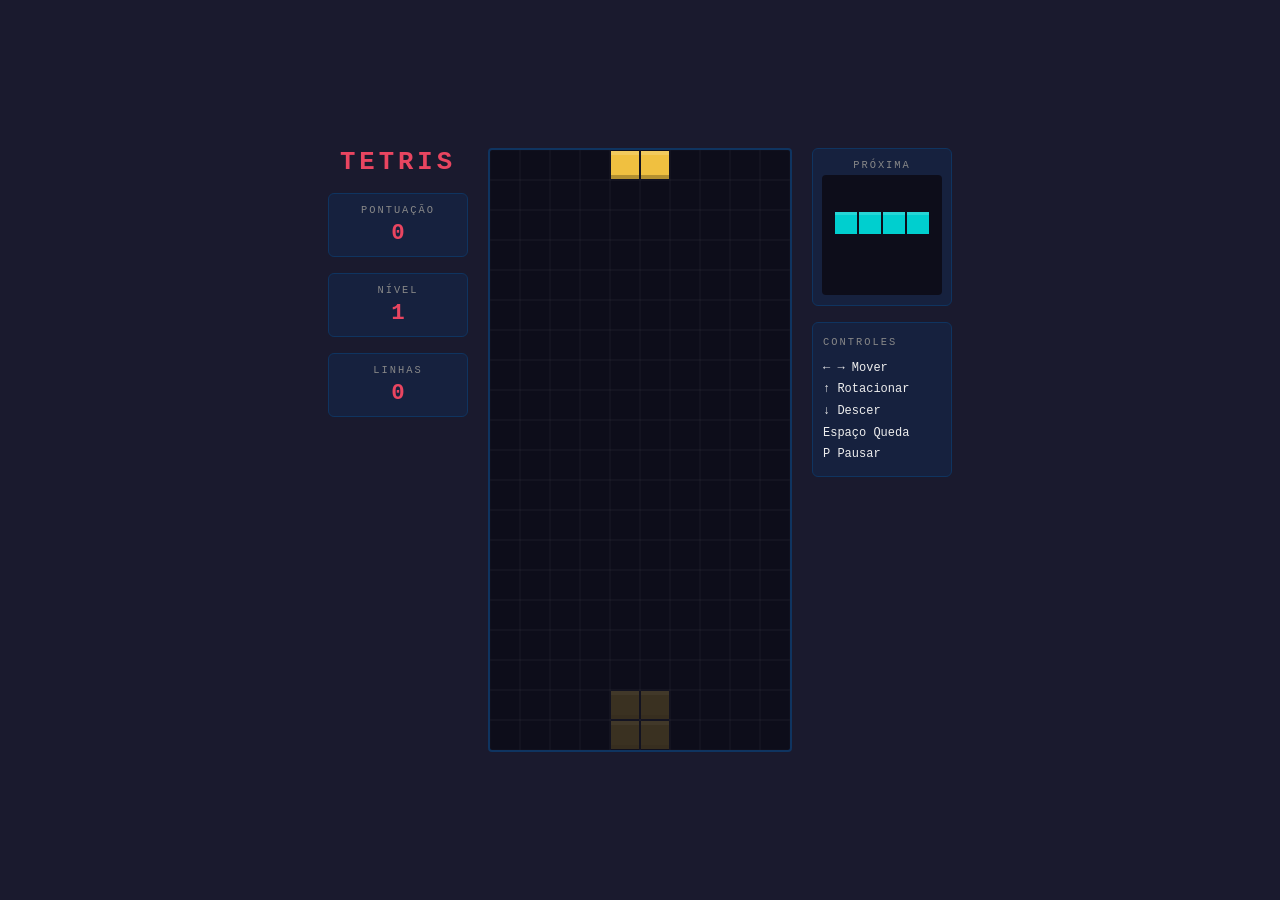
<file: etapa1/index.html>
<!DOCTYPE html>
<html lang="pt-BR">
<head>
  <meta charset="UTF-8" />
  <meta name="viewport" content="width=device-width, initial-scale=1.0" />
  <title>Tetris</title>
  <link rel="stylesheet" href="style.css" />
</head>
<body>
  <div id="container">
    <div id="sidebar-left">
      <h1>TETRIS</h1>
      <div class="info-box">
        <span class="label">PONTUAÇÃO</span>
        <span id="score">0</span>
      </div>
      <div class="info-box">
        <span class="label">NÍVEL</span>
        <span id="level">1</span>
      </div>
      <div class="info-box">
        <span class="label">LINHAS</span>
        <span id="lines">0</span>
      </div>
    </div>

    <div id="board-wrapper">
      <canvas id="board" width="300" height="600"></canvas>
      <div id="overlay" class="hidden">
        <p id="overlay-title">GAME OVER</p>
        <p id="overlay-sub">Pressione Enter para reiniciar</p>
      </div>
    </div>

    <div id="sidebar-right">
      <div class="info-box">
        <span class="label">PRÓXIMA</span>
        <canvas id="next" width="120" height="120"></canvas>
      </div>
      <div id="controls">
        <p class="label">CONTROLES</p>
        <p>← → Mover</p>
        <p>↑ Rotacionar</p>
        <p>↓ Descer</p>
        <p>Espaço Queda</p>
        <p>P Pausar</p>
      </div>
    </div>
  </div>

  <script src="tetris.js"></script>
</body>
</html>
</file>
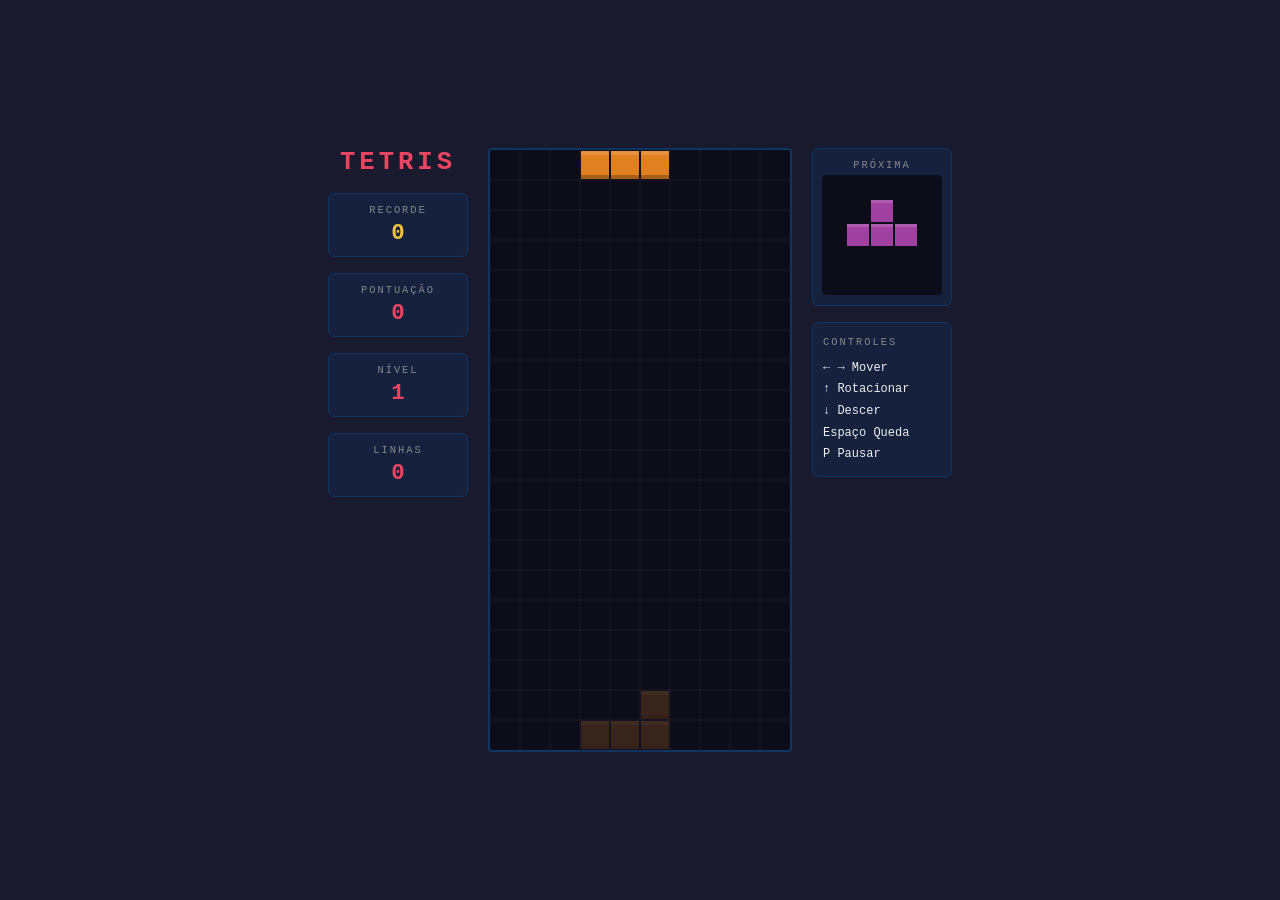
<file: etapa2/index.html>
<!DOCTYPE html>
<html lang="pt-BR">
<head>
  <meta charset="UTF-8" />
  <meta name="viewport" content="width=device-width, initial-scale=1.0" />
  <title>Tetris</title>
  <link rel="stylesheet" href="style.css" />
</head>
<body>
  <div id="container">
    <div id="sidebar-left">
      <h1>TETRIS</h1>
      <div class="info-box">
        <span class="label">RECORDE</span>
        <span id="high-score">0</span>
      </div>
      <div class="info-box">
        <span class="label">PONTUAÇÃO</span>
        <span id="score">0</span>
      </div>
      <div class="info-box">
        <span class="label">NÍVEL</span>
        <span id="level">1</span>
      </div>
      <div class="info-box">
        <span class="label">LINHAS</span>
        <span id="lines">0</span>
      </div>
    </div>

    <div id="board-wrapper">
      <canvas id="board" width="300" height="600"></canvas>
      <div id="overlay" class="hidden">
        <p id="overlay-title">GAME OVER</p>
        <p id="overlay-sub">Pressione Enter para reiniciar</p>
        <p id="overlay-record" class="hidden"></p>
      </div>
    </div>

    <div id="sidebar-right">
      <div class="info-box">
        <span class="label">PRÓXIMA</span>
        <canvas id="next" width="120" height="120"></canvas>
      </div>
      <div id="controls">
        <p class="label">CONTROLES</p>
        <p>← → Mover</p>
        <p>↑ Rotacionar</p>
        <p>↓ Descer</p>
        <p>Espaço Queda</p>
        <p>P Pausar</p>
      </div>
    </div>
  </div>

  <script src="tetris.js"></script>
</body>
</html>
</file>
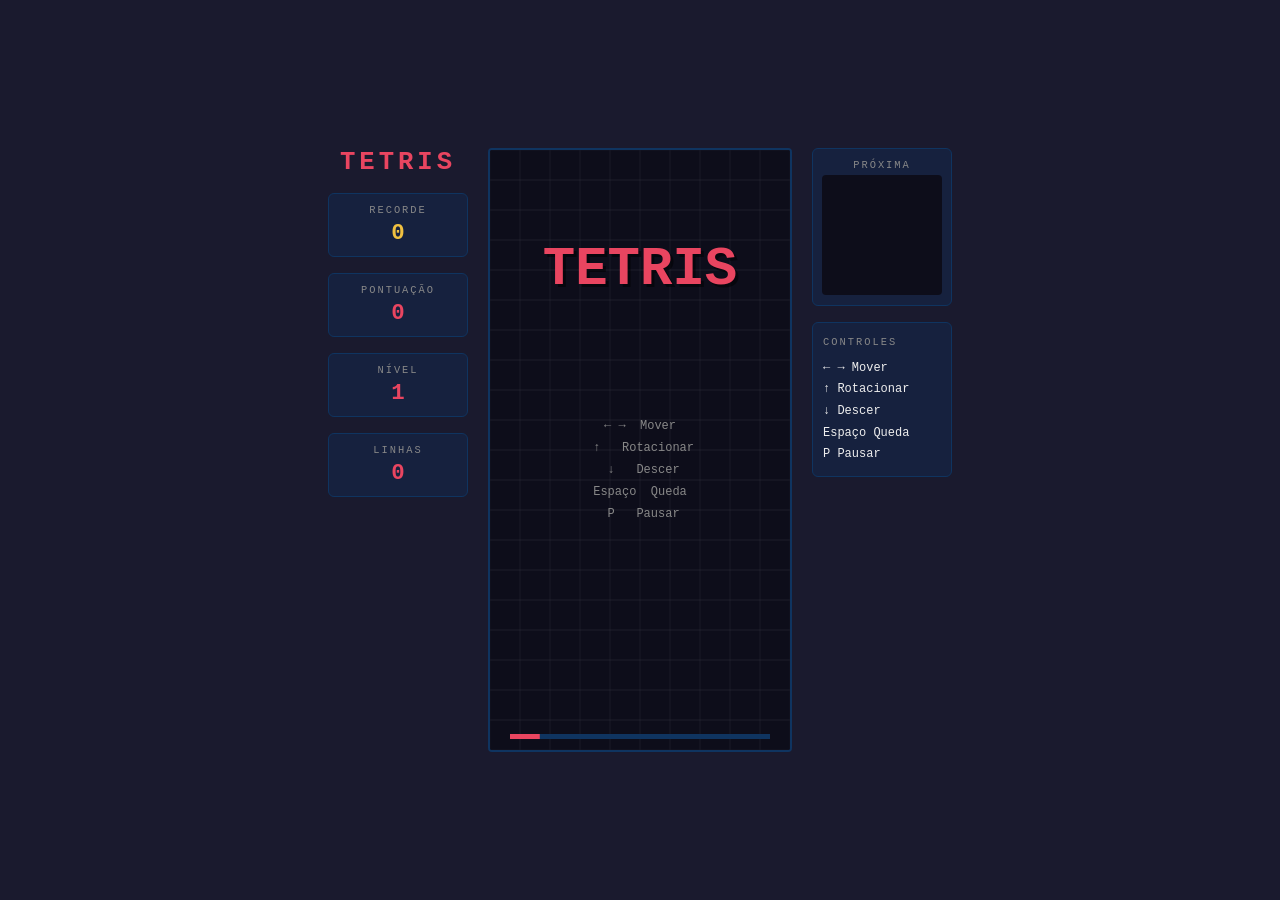
<file: etapa3/index.html>
<!DOCTYPE html>
<html lang="pt-BR">
<head>
  <meta charset="UTF-8" />
  <meta name="viewport" content="width=device-width, initial-scale=1.0" />
  <title>Tetris</title>
  <link rel="stylesheet" href="style.css" />
</head>
<body>
  <div id="container">
    <div id="sidebar-left">
      <h1>TETRIS</h1>
      <div class="info-box">
        <span class="label">RECORDE</span>
        <span id="high-score">0</span>
      </div>
      <div class="info-box">
        <span class="label">PONTUAÇÃO</span>
        <span id="score">0</span>
      </div>
      <div class="info-box">
        <span class="label">NÍVEL</span>
        <span id="level">1</span>
      </div>
      <div class="info-box">
        <span class="label">LINHAS</span>
        <span id="lines">0</span>
      </div>
    </div>

    <div id="board-wrapper">
      <canvas id="board" width="300" height="600"></canvas>
      <div id="overlay" class="hidden">
        <p id="overlay-title">GAME OVER</p>
        <p id="overlay-sub">Voltando à tela inicial...</p>
        <p id="overlay-record" class="hidden"></p>
      </div>
    </div>

    <div id="sidebar-right">
      <div class="info-box">
        <span class="label">PRÓXIMA</span>
        <canvas id="next" width="120" height="120"></canvas>
      </div>
      <div id="controls">
        <p class="label">CONTROLES</p>
        <p>← → Mover</p>
        <p>↑ Rotacionar</p>
        <p>↓ Descer</p>
        <p>Espaço Queda</p>
        <p>P Pausar</p>
      </div>
    </div>
  </div>

  <script src="tetris.js"></script>
</body>
</html>
</file>
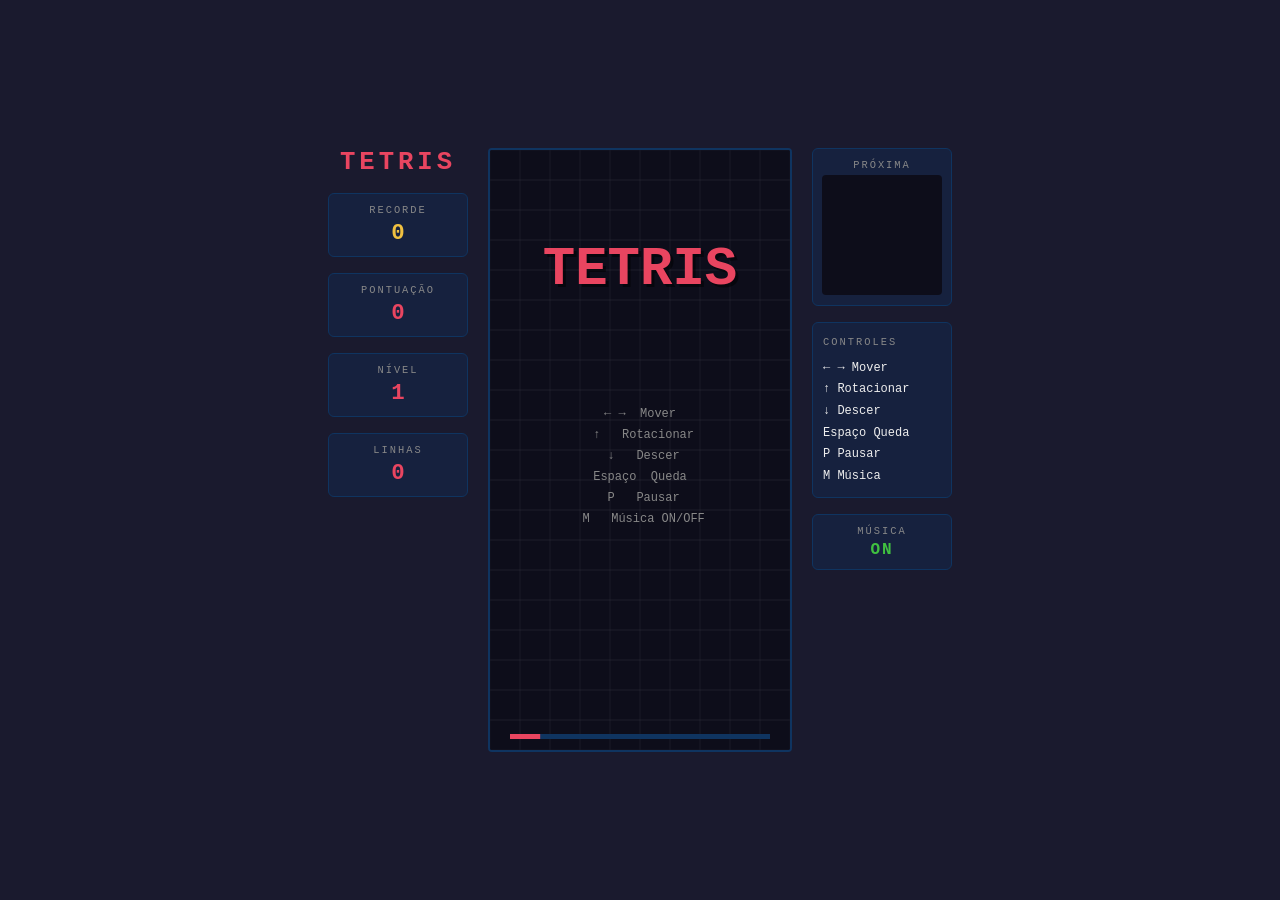
<file: etapa4/index.html>
<!DOCTYPE html>
<html lang="pt-BR">
<head>
  <meta charset="UTF-8" />
  <meta name="viewport" content="width=device-width, initial-scale=1.0" />
  <title>Tetris</title>
  <link rel="stylesheet" href="style.css" />
</head>
<body>
  <div id="container">
    <div id="sidebar-left">
      <h1>TETRIS</h1>
      <div class="info-box">
        <span class="label">RECORDE</span>
        <span id="high-score">0</span>
      </div>
      <div class="info-box">
        <span class="label">PONTUAÇÃO</span>
        <span id="score">0</span>
      </div>
      <div class="info-box">
        <span class="label">NÍVEL</span>
        <span id="level">1</span>
      </div>
      <div class="info-box">
        <span class="label">LINHAS</span>
        <span id="lines">0</span>
      </div>
    </div>

    <div id="board-wrapper">
      <canvas id="board" width="300" height="600"></canvas>
      <div id="overlay" class="hidden">
        <p id="overlay-title">GAME OVER</p>
        <p id="overlay-sub">Voltando à tela inicial...</p>
        <p id="overlay-record" class="hidden"></p>
      </div>
    </div>

    <div id="sidebar-right">
      <div class="info-box">
        <span class="label">PRÓXIMA</span>
        <canvas id="next" width="120" height="120"></canvas>
      </div>
      <div id="controls">
        <p class="label">CONTROLES</p>
        <p>← → Mover</p>
        <p>↑ Rotacionar</p>
        <p>↓ Descer</p>
        <p>Espaço Queda</p>
        <p>P Pausar</p>
        <p>M Música</p>
      </div>
      <div class="info-box" id="music-box">
        <span class="label">MÚSICA</span>
        <span id="music-status">ON</span>
      </div>
    </div>
  </div>

  <script src="tetris.js"></script>
</body>
</html>
</file>
<file: etapa1/style.css>
* {
  margin: 0;
  padding: 0;
  box-sizing: border-box;
}

body {
  background: #1a1a2e;
  color: #eee;
  font-family: 'Courier New', monospace;
  display: flex;
  justify-content: center;
  align-items: center;
  min-height: 100vh;
}

#container {
  display: flex;
  gap: 20px;
  align-items: flex-start;
}

/* ── Sidebars ── */
#sidebar-left,
#sidebar-right {
  display: flex;
  flex-direction: column;
  gap: 16px;
  width: 140px;
}

#sidebar-left h1 {
  font-size: 1.6rem;
  letter-spacing: 4px;
  color: #e94560;
  text-align: center;
}

.info-box {
  display: flex;
  flex-direction: column;
  align-items: center;
  background: #16213e;
  border: 1px solid #0f3460;
  border-radius: 6px;
  padding: 10px;
}

.label {
  font-size: 0.65rem;
  letter-spacing: 2px;
  color: #888;
  margin-bottom: 4px;
}

.info-box span:last-child,
.info-box #score,
.info-box #level,
.info-box #lines {
  font-size: 1.4rem;
  font-weight: bold;
  color: #e94560;
}

#controls {
  background: #16213e;
  border: 1px solid #0f3460;
  border-radius: 6px;
  padding: 10px;
  font-size: 0.75rem;
  line-height: 1.8;
}

#controls .label {
  margin-bottom: 6px;
  display: block;
}

/* ── Board ── */
#board-wrapper {
  position: relative;
}

#board {
  display: block;
  background: #0d0d1a;
  border: 2px solid #0f3460;
  border-radius: 4px;
}

/* ── Next piece canvas ── */
#next {
  display: block;
  background: #0d0d1a;
  border-radius: 4px;
}

/* ── Overlay (pause / game over) ── */
#overlay {
  position: absolute;
  inset: 0;
  background: rgba(10, 10, 20, 0.85);
  display: flex;
  flex-direction: column;
  justify-content: center;
  align-items: center;
  border-radius: 4px;
  gap: 12px;
}

#overlay.hidden {
  display: none;
}

#overlay-title {
  font-size: 2rem;
  letter-spacing: 4px;
  color: #e94560;
}

#overlay-sub {
  font-size: 0.8rem;
  color: #aaa;
  letter-spacing: 1px;
}
</file>
<file: etapa2/style.css>
* {
  margin: 0;
  padding: 0;
  box-sizing: border-box;
}

body {
  background: #1a1a2e;
  color: #eee;
  font-family: 'Courier New', monospace;
  display: flex;
  justify-content: center;
  align-items: center;
  min-height: 100vh;
}

#container {
  display: flex;
  gap: 20px;
  align-items: flex-start;
}

/* ── Sidebars ── */
#sidebar-left,
#sidebar-right {
  display: flex;
  flex-direction: column;
  gap: 16px;
  width: 140px;
}

#sidebar-left h1 {
  font-size: 1.6rem;
  letter-spacing: 4px;
  color: #e94560;
  text-align: center;
}

.info-box {
  display: flex;
  flex-direction: column;
  align-items: center;
  background: #16213e;
  border: 1px solid #0f3460;
  border-radius: 6px;
  padding: 10px;
}

.label {
  font-size: 0.65rem;
  letter-spacing: 2px;
  color: #888;
  margin-bottom: 4px;
}

.info-box span:last-child,
.info-box #score,
.info-box #level,
.info-box #lines {
  font-size: 1.4rem;
  font-weight: bold;
  color: #e94560;
}

/* High score shown in gold */
.info-box #high-score {
  font-size: 1.4rem;
  font-weight: bold;
  color: #f0c040;
}

/* Level number flashes gold on level-up */
@keyframes levelFlash {
  0%   { color: #e94560; }
  40%  { color: #f0c040; transform: scale(1.2); }
  100% { color: #e94560; transform: scale(1); }
}

#level.flash {
  animation: levelFlash 0.5s ease-out;
}

#controls {
  background: #16213e;
  border: 1px solid #0f3460;
  border-radius: 6px;
  padding: 10px;
  font-size: 0.75rem;
  line-height: 1.8;
}

#controls .label {
  margin-bottom: 6px;
  display: block;
}

/* ── Board ── */
#board-wrapper {
  position: relative;
}

#board {
  display: block;
  background: #0d0d1a;
  border: 2px solid #0f3460;
  border-radius: 4px;
}

/* ── Next piece canvas ── */
#next {
  display: block;
  background: #0d0d1a;
  border-radius: 4px;
}

/* ── Overlay (pause / game over) ── */
#overlay {
  position: absolute;
  inset: 0;
  background: rgba(10, 10, 20, 0.85);
  display: flex;
  flex-direction: column;
  justify-content: center;
  align-items: center;
  border-radius: 4px;
  gap: 12px;
}

#overlay.hidden {
  display: none;
}

#overlay-title {
  font-size: 2rem;
  letter-spacing: 4px;
  color: #e94560;
}

#overlay-sub {
  font-size: 0.8rem;
  color: #aaa;
  letter-spacing: 1px;
}

#overlay-record {
  font-size: 0.85rem;
  color: #f0c040;
  letter-spacing: 1px;
}

#overlay-record.hidden {
  display: none;
}
</file>
<file: etapa3/style.css>
* {
  margin: 0;
  padding: 0;
  box-sizing: border-box;
}

body {
  background: #1a1a2e;
  color: #eee;
  font-family: 'Courier New', monospace;
  display: flex;
  justify-content: center;
  align-items: center;
  min-height: 100vh;
}

#container {
  display: flex;
  gap: 20px;
  align-items: flex-start;
}

/* ── Sidebars ── */
#sidebar-left,
#sidebar-right {
  display: flex;
  flex-direction: column;
  gap: 16px;
  width: 140px;
}

#sidebar-left h1 {
  font-size: 1.6rem;
  letter-spacing: 4px;
  color: #e94560;
  text-align: center;
}

.info-box {
  display: flex;
  flex-direction: column;
  align-items: center;
  background: #16213e;
  border: 1px solid #0f3460;
  border-radius: 6px;
  padding: 10px;
}

.label {
  font-size: 0.65rem;
  letter-spacing: 2px;
  color: #888;
  margin-bottom: 4px;
}

.info-box span:last-child,
.info-box #score,
.info-box #level,
.info-box #lines {
  font-size: 1.4rem;
  font-weight: bold;
  color: #e94560;
}

/* High score shown in gold */
.info-box #high-score {
  font-size: 1.4rem;
  font-weight: bold;
  color: #f0c040;
}

/* Level number flashes gold on level-up */
@keyframes levelFlash {
  0%   { color: #e94560; }
  40%  { color: #f0c040; transform: scale(1.2); }
  100% { color: #e94560; transform: scale(1); }
}

#level.flash {
  animation: levelFlash 0.5s ease-out;
}

#controls {
  background: #16213e;
  border: 1px solid #0f3460;
  border-radius: 6px;
  padding: 10px;
  font-size: 0.75rem;
  line-height: 1.8;
}

#controls .label {
  margin-bottom: 6px;
  display: block;
}

/* ── Board ── */
#board-wrapper {
  position: relative;
}

#board {
  display: block;
  background: #0d0d1a;
  border: 2px solid #0f3460;
  border-radius: 4px;
}

/* ── Next piece canvas ── */
#next {
  display: block;
  background: #0d0d1a;
  border-radius: 4px;
}

/* ── Overlay (pause / game over) ── */
#overlay {
  position: absolute;
  inset: 0;
  background: rgba(10, 10, 20, 0.85);
  display: flex;
  flex-direction: column;
  justify-content: center;
  align-items: center;
  border-radius: 4px;
  gap: 12px;
}

#overlay.hidden {
  display: none;
}

#overlay-title {
  font-size: 2rem;
  letter-spacing: 4px;
  color: #e94560;
}

#overlay-sub {
  font-size: 0.8rem;
  color: #aaa;
  letter-spacing: 1px;
}

#overlay-record {
  font-size: 0.85rem;
  color: #f0c040;
  letter-spacing: 1px;
}

#overlay-record.hidden {
  display: none;
}
</file>
<file: etapa4/style.css>
* {
  margin: 0;
  padding: 0;
  box-sizing: border-box;
}

body {
  background: #1a1a2e;
  color: #eee;
  font-family: 'Courier New', monospace;
  display: flex;
  justify-content: center;
  align-items: center;
  min-height: 100vh;
}

#container {
  display: flex;
  gap: 20px;
  align-items: flex-start;
}

/* ── Sidebars ── */
#sidebar-left,
#sidebar-right {
  display: flex;
  flex-direction: column;
  gap: 16px;
  width: 140px;
}

#sidebar-left h1 {
  font-size: 1.6rem;
  letter-spacing: 4px;
  color: #e94560;
  text-align: center;
}

.info-box {
  display: flex;
  flex-direction: column;
  align-items: center;
  background: #16213e;
  border: 1px solid #0f3460;
  border-radius: 6px;
  padding: 10px;
}

.label {
  font-size: 0.65rem;
  letter-spacing: 2px;
  color: #888;
  margin-bottom: 4px;
}

.info-box span:last-child,
.info-box #score,
.info-box #level,
.info-box #lines {
  font-size: 1.4rem;
  font-weight: bold;
  color: #e94560;
}

/* High score shown in gold */
.info-box #high-score {
  font-size: 1.4rem;
  font-weight: bold;
  color: #f0c040;
}

/* Music status indicator */
#music-status {
  font-size: 1rem;
  font-weight: bold;
  color: #40c040;
  letter-spacing: 2px;
}

#music-status.muted {
  color: #888;
}

/* Level number flashes gold on level-up */
@keyframes levelFlash {
  0%   { color: #e94560; }
  40%  { color: #f0c040; transform: scale(1.2); }
  100% { color: #e94560; transform: scale(1); }
}

#level.flash {
  animation: levelFlash 0.5s ease-out;
}

#controls {
  background: #16213e;
  border: 1px solid #0f3460;
  border-radius: 6px;
  padding: 10px;
  font-size: 0.75rem;
  line-height: 1.8;
}

#controls .label {
  margin-bottom: 6px;
  display: block;
}

/* ── Board ── */
#board-wrapper {
  position: relative;
}

#board {
  display: block;
  background: #0d0d1a;
  border: 2px solid #0f3460;
  border-radius: 4px;
}

/* ── Next piece canvas ── */
#next {
  display: block;
  background: #0d0d1a;
  border-radius: 4px;
}

/* ── Overlay (pause / game over) ── */
#overlay {
  position: absolute;
  inset: 0;
  background: rgba(10, 10, 20, 0.85);
  display: flex;
  flex-direction: column;
  justify-content: center;
  align-items: center;
  border-radius: 4px;
  gap: 12px;
}

#overlay.hidden {
  display: none;
}

#overlay-title {
  font-size: 2rem;
  letter-spacing: 4px;
  color: #e94560;
}

#overlay-sub {
  font-size: 0.8rem;
  color: #aaa;
  letter-spacing: 1px;
}

#overlay-record {
  font-size: 0.85rem;
  color: #f0c040;
  letter-spacing: 1px;
}

#overlay-record.hidden {
  display: none;
}
</file>
